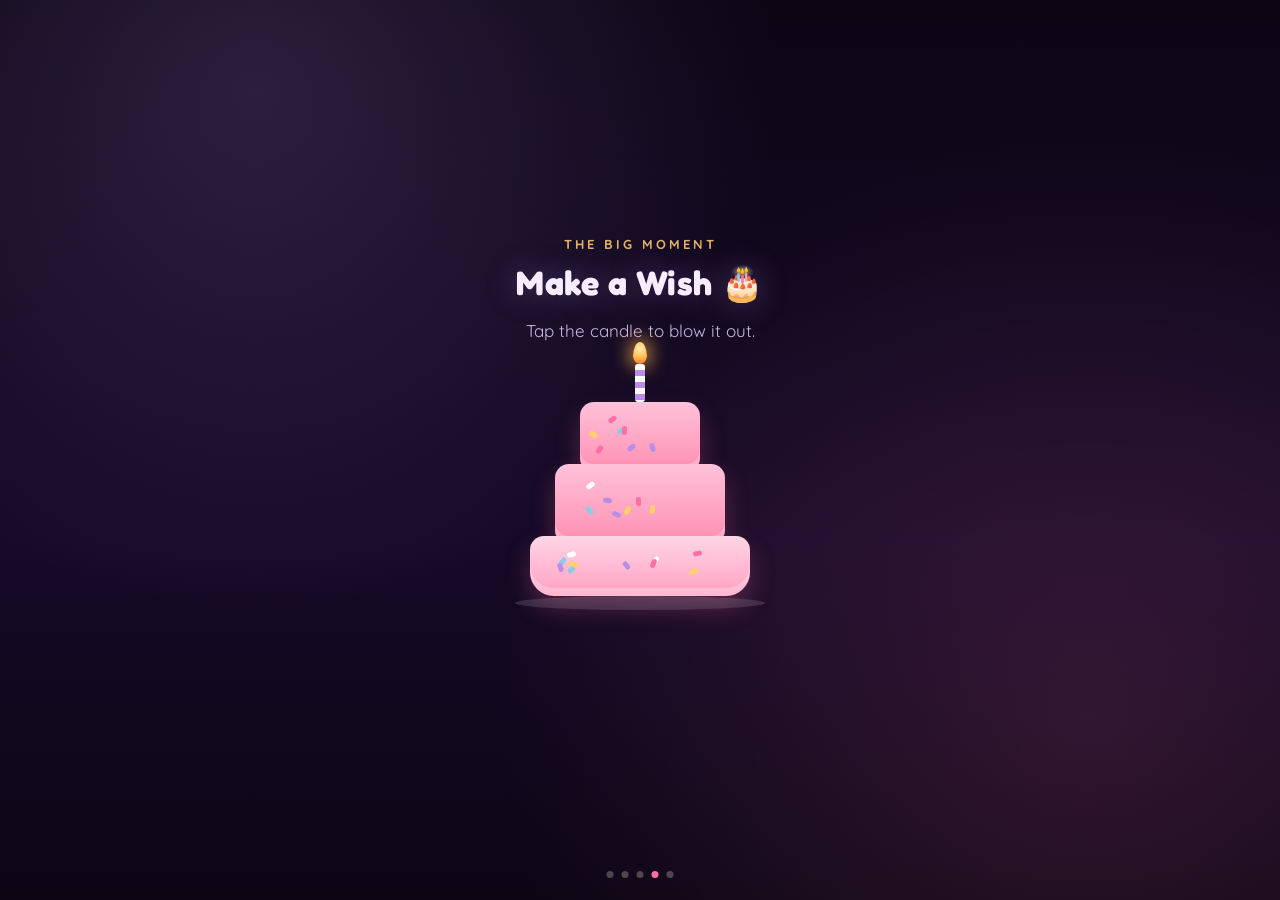
<file: cake.html>
<!DOCTYPE html>
<html lang="en">
<head>
<meta charset="UTF-8">
<meta name="viewport" content="width=device-width, initial-scale=1.0">
<title>Make a Wish — Elango's Birthday</title>
<link rel="stylesheet" href="style.css">
<style>
  .cake-scene{position:relative;width:220px;height:240px;margin:20px auto 6px;}
  .candle{
    position:absolute;top:0;left:50%;transform:translateX(-50%);
    width:10px;height:38px;
    background:repeating-linear-gradient(180deg, #fff 0 6px, var(--accent-lilac) 6px 12px);
    border-radius:3px;
    z-index:3;
  }
  .flame{
    position:absolute;top:-22px;left:50%;transform:translateX(-50%);
    width:14px;height:22px;
    background:radial-gradient(circle at 50% 30%, #fff3b0, #ffb347 60%, #ff6b35);
    border-radius:50% 50% 50% 50% / 65% 65% 35% 35%;
    box-shadow:0 0 18px 4px rgba(255,179,71,0.7);
    animation:flicker 0.35s ease-in-out infinite alternate;
    transition:opacity .3s ease, transform .3s ease;
  }
  @keyframes flicker{
    0%{transform:translateX(-50%) scaleY(1) rotate(-2deg);}
    100%{transform:translateX(-50%) scaleY(1.12) rotate(2deg);}
  }
  .flame.out{opacity:0;transform:translateX(-50%) scaleY(0.2);}
  .smoke{
    position:absolute;top:-24px;left:50%;transform:translateX(-50%);
    width:6px;height:6px;border-radius:50%;
    background:rgba(255,255,255,0.5);
    opacity:0;
  }
  .tier{
    position:absolute;left:50%;transform:translateX(-50%);
    border-radius:14px;
    background:linear-gradient(180deg, #ffc1d9, #ff8fb3);
    box-shadow:inset 0 -8px 0 rgba(255,255,255,0.25), 0 12px 24px rgba(255,111,165,0.25);
  }
  .tier1{top:38px;width:120px;height:70px;}
  .tier2{top:100px;width:170px;height:80px;}
  .tier3{top:172px;width:220px;height:60px;border-radius:14px 14px 24px 24px;background:linear-gradient(180deg,#ffd6e6,#ff9fc0);}
  .sprinkle{position:absolute;width:5px;height:9px;border-radius:3px;}
  .plate{position:absolute;bottom:-6px;left:50%;transform:translateX(-50%);width:250px;height:14px;border-radius:50%;background:rgba(255,255,255,0.12);}
  .wish-text{margin-top:26px;font-family:'Fredoka';font-size:20px;color:var(--accent-gold);min-height:28px;}
</style>
</head>
<body>
<div id="balloon-layer"></div>

<div class="page">
  <div class="eyebrow">The Big Moment</div>
  <h1 class="headline" style="font-size:34px;">Make a Wish 🎂</h1>
  <p class="subtext">Tap the candle to blow it out.</p>

  <div class="cake-scene" id="cakeScene">
    <div class="candle"></div>
    <div class="flame" id="flame" onclick="blowCandle()"></div>
    <div class="tier tier1" id="tier1"></div>
    <div class="tier tier2" id="tier2"></div>
    <div class="tier tier3" id="tier3"></div>
    <div class="plate"></div>
  </div>

  <div class="wish-text" id="wishText"></div>

  <a href="letter.html" class="btn" id="toLetter" style="display:none;">Read Your Letter →</a>
</div>

<div class="nav-dots"><span></span><span></span><span></span><span class="active"></span><span></span></div>

<script src="script.js"></script>
<script>
  // scatter sprinkles on the tiers
  const sprinkleColors = ['#fff','#ffd166','#b98ee8','#8ecae6','#ff6fa5'];
  ['tier1','tier2','tier3'].forEach(id=>{
    const t = document.getElementById(id);
    const count = id==='tier3'?10:7;
    for(let i=0;i<count;i++){
      const s = document.createElement('div');
      s.className='sprinkle';
      s.style.background = sprinkleColors[Math.floor(Math.random()*sprinkleColors.length)];
      s.style.left = (8 + Math.random()*84) + '%';
      s.style.top = (18 + Math.random()*50) + '%';
      s.style.transform = `rotate(${Math.random()*360}deg)`;
      t.appendChild(s);
    }
  });

  let blown = false;
  function blowCandle(){
    if(blown) return;
    blown = true;
    document.getElementById('flame').classList.add('out');
    document.getElementById('wishText').textContent = 'Wish made — here\'s to it coming true 💫';
    burstConfetti();
    setTimeout(()=>{
      document.getElementById('toLetter').style.display='inline-block';
    }, 500);
  }
</script>
</body>
</html>
</file>
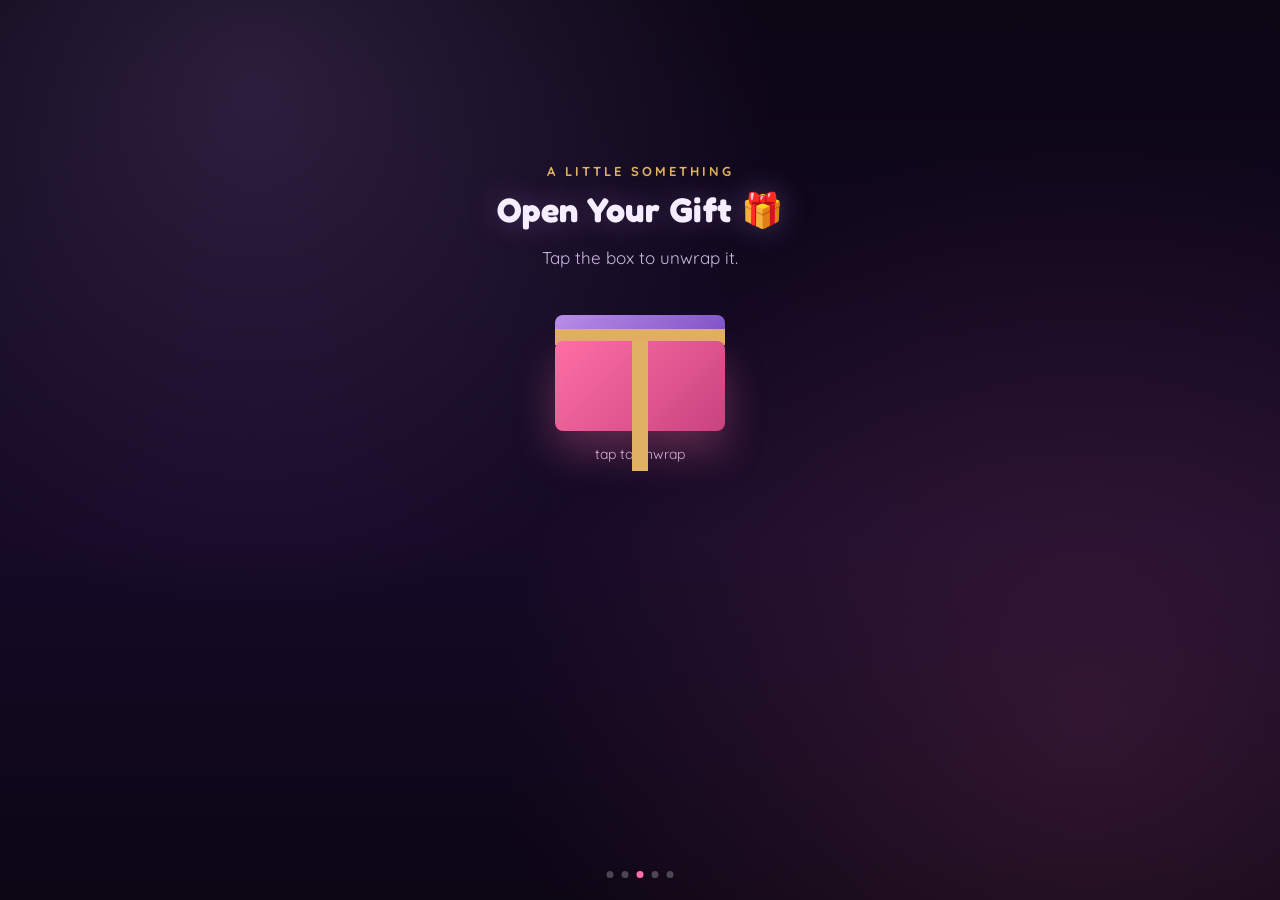
<file: gift.html>
<!DOCTYPE html>
<html lang="en">
<head>
<meta charset="UTF-8">
<meta name="viewport" content="width=device-width, initial-scale=1.0">
<title>Your Gift — Elango's Birthday</title>
<link rel="stylesheet" href="style.css">
<style>
  .gift-box{
    width:170px;height:130px;
    margin:30px auto 10px;
    position:relative;
    cursor:pointer;
  }
  .box-base{
    position:absolute;bottom:0;width:100%;height:90px;
    background:linear-gradient(135deg, var(--accent-pink), #c8437f);
    border-radius:8px;
    box-shadow:0 20px 40px rgba(255,111,165,0.3);
  }
  .box-lid{
    position:absolute;top:14px;width:100%;height:34px;
    background:linear-gradient(135deg, var(--accent-lilac), #7a4fc4);
    border-radius:8px;
    transition:transform .6s cubic-bezier(.3,1.4,.5,1), opacity .6s ease;
    transform-origin:top center;
  }
  .ribbon-v{position:absolute;top:0;left:50%;width:16px;height:130px;transform:translateX(-50%);background:var(--accent-gold);}
  .ribbon-h{position:absolute;top:14px;left:0;width:100%;height:16px;background:var(--accent-gold);}
  .gift-box.open .box-lid{transform:translateY(-90px) rotate(-25deg);opacity:0;}
  .hint{color:var(--text-muted);font-size:14px;margin-top:4px;}

  .hearts-wrap{
    display:flex;gap:22px;flex-wrap:wrap;justify-content:center;
    margin-top:44px;
    max-width:760px;
  }
  .heart-card{
    width:210px;height:230px;
    perspective:1200px;
    opacity:0;
    transform:translateY(24px) scale(0.85);
    transition:opacity .5s ease, transform .5s ease;
  }
  .heart-card.show{opacity:1;transform:translateY(0) scale(1);}
  .heart-inner{
    position:relative;width:100%;height:100%;
    transform-style:preserve-3d;
    transition:transform .7s cubic-bezier(.3,1.2,.4,1);
  }
  .heart-card.flipped .heart-inner{transform:rotateY(180deg);}
  .heart-face{
    position:absolute;inset:0;
    backface-visibility:hidden;
    border-radius:var(--radius-md);
    display:flex;flex-direction:column;align-items:center;justify-content:center;
    padding:18px;
    box-shadow:var(--shadow-glow);
    border:1px solid rgba(255,255,255,0.12);
  }
  .heart-front{background:linear-gradient(160deg, rgba(255,111,165,0.18), rgba(185,142,232,0.12));}
  .heart-back{
    background:var(--bg-panel);
    transform:rotateY(180deg);
    font-size:15px;
    line-height:1.5;
  }
  .heart-icon{font-size:56px;margin-bottom:10px;}
  .heart-label{font-family:'Fredoka';font-size:15px;color:var(--accent-gold);}
  .tap-hint{font-size:11px;color:var(--text-muted);margin-top:8px;}
</style>
</head>
<body>
<div id="balloon-layer"></div>

<div class="page">
  <div class="eyebrow">A Little Something</div>
  <h1 class="headline" style="font-size:34px;">Open Your Gift 🎁</h1>
  <p class="subtext">Tap the box to unwrap it.</p>

  <div class="gift-box" id="giftBox" onclick="openGift()">
    <div class="box-lid">
      <div class="ribbon-h"></div>
    </div>
    <div class="box-base">
      <div class="ribbon-v"></div>
    </div>
  </div>
  <div class="hint" id="giftHint">tap to unwrap</div>

  <div class="hearts-wrap" id="heartsWrap">
    <div class="heart-card" id="h1" onclick="flipHeart('h1')">
      <div class="heart-inner">
        <div class="heart-face heart-front">
          <div class="heart-icon">❤️</div>
          <div class="heart-label">Heart One</div>
          <div class="tap-hint">tap to reveal</div>
        </div>
        <div class="heart-face heart-back">
          <div style="font-size:34px;margin-bottom:8px;">🏍️</div>
          <div><strong>The Bike Theme</strong><br>Every ride with you turns into a memory. Here's to many more roads ahead, engine roaring, wind in your hair.</div>
        </div>
      </div>
    </div>

    <div class="heart-card" id="h2" onclick="flipHeart('h2')">
      <div class="heart-inner">
        <div class="heart-face heart-front">
          <div class="heart-icon">❤️</div>
          <div class="heart-label">Heart Two</div>
          <div class="tap-hint">tap to reveal</div>
        </div>
        <div class="heart-face heart-back">
          <div style="font-size:34px;margin-bottom:8px;">⚡</div>
          <div><strong>The Electrician Theme</strong><br>You light up every room you walk into — literally and otherwise. Wishing you a current full of good energy this year!</div>
        </div>
      </div>
    </div>

    <div class="heart-card" id="h3" onclick="flipHeart('h3')">
      <div class="heart-inner">
        <div class="heart-face heart-front">
          <div class="heart-icon">❤️</div>
          <div class="heart-label">Heart Three</div>
          <div class="tap-hint">tap to reveal</div>
        </div>
        <div class="heart-face heart-back">
          <div style="font-size:30px;margin-bottom:8px;">🏍️💨</div>
          <div><strong>Born to Ride</strong><br>That's just who you are. Free spirited, always chasing the next road. Happy Birthday!</div>
        </div>
      </div>
    </div>
  </div>

  <a href="cake.html" class="btn" id="toCake" style="display:none;">Time for Cake →</a>
</div>

<div class="nav-dots"><span></span><span></span><span class="active"></span><span></span><span></span></div>

<script src="script.js"></script>
<script>
  function openGift(){
    const box = document.getElementById('giftBox');
    if(box.classList.contains('open')) return;
    box.classList.add('open');
    document.getElementById('giftHint').style.display='none';
    burstConfetti();
    setTimeout(()=>{
      ['h1','h2','h3'].forEach((id,i)=>{
        setTimeout(()=>document.getElementById(id).classList.add('show'), i*220);
      });
      document.getElementById('toCake').style.display='inline-block';
    }, 400);
  }
  function flipHeart(id){
    document.getElementById(id).classList.toggle('flipped');
  }
</script>
</body>
</html>
</file>
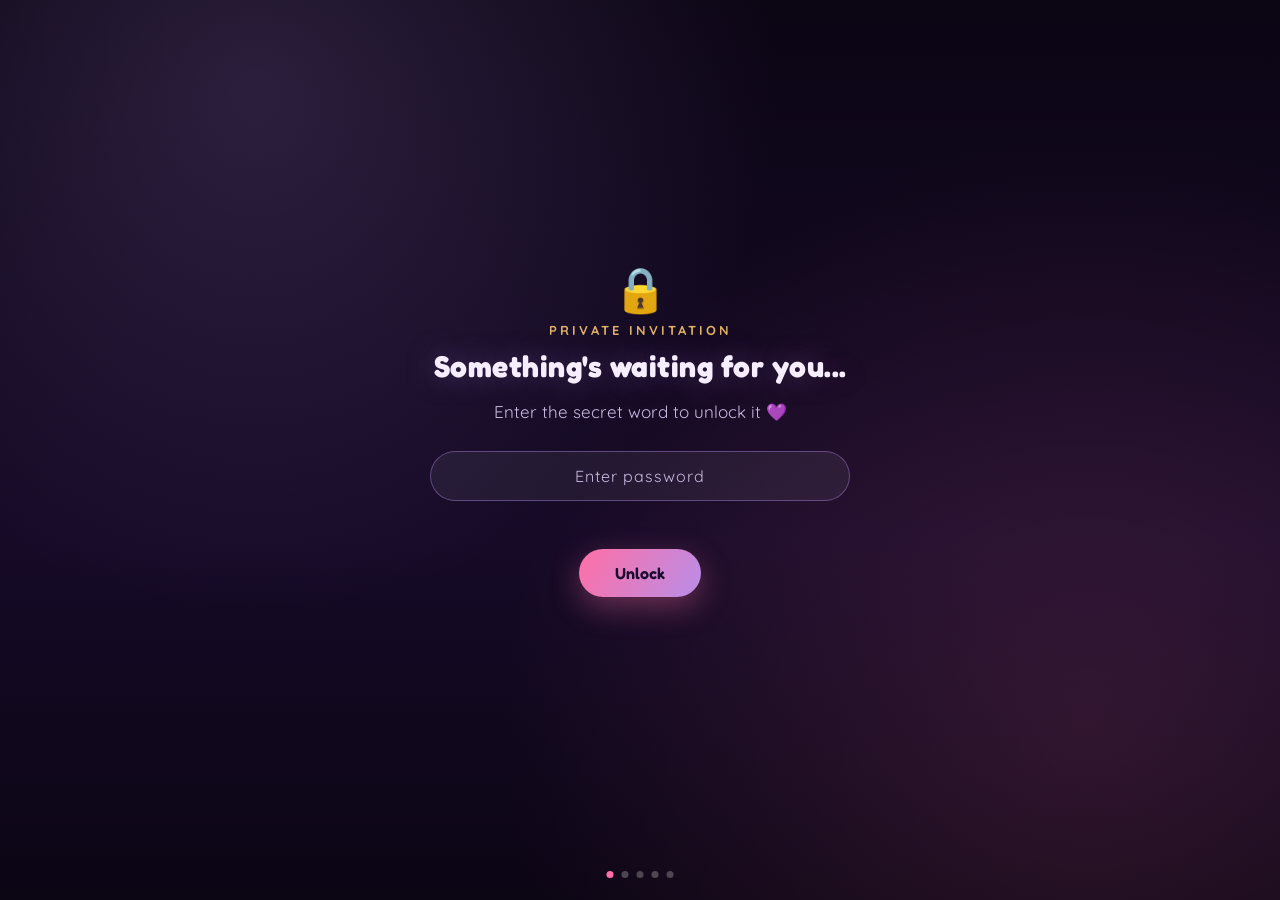
<file: index (5).html>
<!DOCTYPE html>
<html lang="en">
<head>
<meta charset="UTF-8">
<meta name="viewport" content="width=device-width, initial-scale=1.0">
<title>A Surprise for Elango 🎉</title>
<link rel="stylesheet" href="style.css">
<style>
  .stage{width:100%;max-width:420px;}
  .lock-icon{font-size:44px;margin-bottom:6px;}
  .field{
    width:100%;padding:14px 18px;border-radius:999px;border:1.5px solid rgba(185,142,232,0.4);
    background:rgba(255,255,255,0.06);color:var(--text-light);font-family:'Quicksand';font-size:16px;
    outline:none;text-align:center;letter-spacing:1px;
  }
  .field::placeholder{color:var(--text-muted);}
  .error{color:var(--accent-pink-soft);font-size:14px;margin-top:10px;min-height:18px;}
  .quiz-card{
    background:var(--bg-panel);border-radius:var(--radius-lg);padding:32px 26px;
    box-shadow:var(--shadow-glow);border:1px solid rgba(185,142,232,0.25);
  }
  .q-text{font-size:19px;font-weight:600;margin-bottom:18px;}
  .opt{
    display:block;width:100%;text-align:left;padding:12px 16px;margin:8px 0;border-radius:14px;
    background:rgba(255,255,255,0.05);border:1px solid rgba(255,255,255,0.1);color:var(--text-light);
    cursor:pointer;font-family:'Quicksand';font-size:15px;transition:.2s;
  }
  .opt:hover{background:rgba(185,142,232,0.18);}
  .opt.correct{background:rgba(120,220,150,0.25);border-color:#78dc96;}
  .opt.wrong{background:rgba(255,111,145,0.25);border-color:var(--accent-pink);}
  .progress{display:flex;gap:6px;justify-content:center;margin-bottom:22px;}
  .progress span{width:26px;height:5px;border-radius:3px;background:rgba(255,255,255,0.15);}
  .progress span.done{background:var(--accent-pink);}

  /* chase animation stage */
  #chase-stage{display:none;width:100%;height:70vh;position:relative;overflow:hidden;}
  .chase-caption{font-family:'Fredoka';font-size:26px;margin-bottom:14px;}
  .track{position:relative;width:100%;height:180px;margin-top:40px;}
  .critter{position:absolute;bottom:0;font-size:64px;animation-timing-function:linear;animation-fill-mode:forwards;}
  #mouse{animation:runAcross 2.6s forwards;left:-80px;}
  #cat{animation:runAcross2 2.6s forwards; left:-180px;}
  @keyframes runAcross{ to{ left:110%; transform:translateY(0) rotate(0deg);} }
  @keyframes runAcross2{ to{ left:110%; }}
  .dust{position:absolute;bottom:6px;width:14px;height:14px;border-radius:50%;background:rgba(255,255,255,0.5);animation:dustPop 0.6s ease-out infinite;}
  @keyframes dustPop{0%{opacity:0.6;transform:scale(0.4);}100%{opacity:0;transform:scale(1.6) translateY(-10px);}}
  .ground{position:absolute;bottom:0;width:100%;height:2px;background:rgba(255,255,255,0.15);}
</style>
</head>
<body>
<div id="balloon-layer"></div>

<div class="page" id="page-lock">
  <div class="stage">
    <div class="lock-icon">🔒</div>
    <div class="eyebrow">Private Invitation</div>
    <h1 class="headline" style="font-size:30px;">Something's waiting for you...</h1>
    <p class="subtext">Enter the secret word to unlock it 💜</p>
    <div style="margin-top:26px;display:flex;flex-direction:column;gap:14px;align-items:center;">
      <input class="field" id="pw" type="text" placeholder="Enter password" autocomplete="off">
      <button class="btn" onclick="checkPassword()">Unlock</button>
      <div class="error" id="pw-error"></div>
    </div>
  </div>
</div>

<div class="page" id="page-quiz" style="display:none;">
  <div class="stage">
    <div class="eyebrow">One Quick Quiz</div>
    <h1 class="headline" style="font-size:26px;margin-bottom:22px;">Prove you know the birthday star 🎂</h1>
    <div class="progress" id="progress"></div>
    <div class="quiz-card">
      <div class="q-text" id="q-text"></div>
      <div id="q-options"></div>
    </div>
  </div>
</div>

<div class="page" id="chase-stage">
  <div class="chase-caption">Chaseee!! 🐱💨🐭</div>
  <p class="subtext">Someone's excited for the party...</p>
  <div class="track">
    <div class="ground"></div>
    <div class="critter" id="mouse">🐭</div>
    <div class="critter" id="cat">🐱</div>
  </div>
</div>

<div class="nav-dots"><span class="active"></span><span></span><span></span><span></span><span></span></div>

<script src="script.js"></script>
<script>
  // ---- EDIT THESE TWO THINGS FOR YOUR FRIEND ----
  const SECRET_PASSWORD = "ELANGO2026"; // change to whatever you like
  const QUIZ = [
    { q:"What's Elango's favourite ride?", options:["Bicycle","Bike","Auto","Bus"], answer:1 },
    { q:"What best describes Elango's vibe?", options:["Quiet & shy","Born to ride 🏍️","Sleepyhead","Bookworm"], answer:1 },
    { q:"Best friend of Elango since childhood?", options:["A stranger","Chithra 💜","Nobody","A random guy"], answer:1 },
  ];
  // -------------------------------------------------

  let qIndex = 0, qScore = 0;

  function checkPassword(){
    const val = document.getElementById('pw').value.trim();
    if(val.toUpperCase() === SECRET_PASSWORD.toUpperCase()){
      document.getElementById('page-lock').style.display='none';
      document.getElementById('page-quiz').style.display='flex';
      buildProgress();
      renderQuestion();
    } else {
      document.getElementById('pw-error').textContent = "Hmm, that's not it — try again 💭";
    }
  }
  document.getElementById('pw').addEventListener('keydown', e=>{ if(e.key==='Enter') checkPassword(); });

  function buildProgress(){
    const p = document.getElementById('progress');
    p.innerHTML = QUIZ.map((_,i)=>`<span id="dot${i}"></span>`).join('');
  }

  function renderQuestion(){
    const item = QUIZ[qIndex];
    document.getElementById('q-text').textContent = item.q;
    const optsWrap = document.getElementById('q-options');
    optsWrap.innerHTML = '';
    item.options.forEach((opt,i)=>{
      const btn = document.createElement('button');
      btn.className='opt';
      btn.textContent = opt;
      btn.onclick = ()=>selectOption(i, btn);
      optsWrap.appendChild(btn);
    });
  }

  function selectOption(i, btn){
    const item = QUIZ[qIndex];
    const allOpts = document.querySelectorAll('.opt');
    allOpts.forEach(o=>o.style.pointerEvents='none');
    if(i === item.answer){
      btn.classList.add('correct');
      qScore++;
    } else {
      btn.classList.add('wrong');
      allOpts[item.answer].classList.add('correct');
    }
    document.getElementById(`dot${qIndex}`).classList.add('done');
    setTimeout(()=>{
      qIndex++;
      if(qIndex < QUIZ.length){
        renderQuestion();
      } else {
        document.getElementById('page-quiz').style.display='none';
        playChase();
      }
    }, 900);
  }

  function playChase(){
    const stage = document.getElementById('chase-stage');
    stage.style.display='flex';
    stage.style.flexDirection='column';
    stage.style.alignItems='center';
    stage.style.justifyContent='center';
    for(let i=0;i<5;i++){
      const d = document.createElement('div');
      d.className='dust';
      d.style.left = (10 + i*15) + '%';
      d.style.animationDelay = (i*0.15)+'s';
      document.querySelector('.track').appendChild(d);
    }
    setTimeout(()=>{ window.location.href = 'moments.html'; }, 3000);
  }
</script>
</body>
</html>
</file>
<file: style.css>
/* ===================================================
   Elango Birthday Site — shared styles
   Theme: deep purple-black night sky + party pastels
   =================================================== */

@import url('https://fonts.googleapis.com/css2?family=Fredoka:wght@400;600;700&family=Quicksand:wght@400;500;700&display=swap');

:root{
  --bg-deep:#160a27;
  --bg-deeper:#0b0514;
  --bg-panel:#1f1033;
  --accent-pink:#ff6fa5;
  --accent-pink-soft:#ffb8d2;
  --accent-gold:#e0b064;
  --accent-lilac:#b98ee8;
  --accent-sky:#8ecae6;
  --text-light:#f6eeff;
  --text-muted:#c9b8e0;
  --shadow-glow:0 0 40px rgba(185,142,232,0.25);
  --radius-lg:28px;
  --radius-md:16px;
}

*{box-sizing:border-box;}
html,body{margin:0;padding:0;}

body{
  min-height:100vh;
  background:
    radial-gradient(circle at 20% 10%, rgba(185,142,232,0.18), transparent 40%),
    radial-gradient(circle at 85% 80%, rgba(255,111,165,0.14), transparent 45%),
    linear-gradient(180deg, var(--bg-deeper), var(--bg-deep) 60%, var(--bg-deeper));
  color:var(--text-light);
  font-family:'Quicksand', sans-serif;
  overflow-x:hidden;
  position:relative;
}

h1,h2,h3,.display{
  font-family:'Fredoka', sans-serif;
  font-weight:700;
  letter-spacing:0.5px;
  margin:0;
}

a{color:inherit;text-decoration:none;}

/* ---------- Balloon ambient background ---------- */
#balloon-layer{
  position:fixed;
  inset:0;
  pointer-events:none;
  overflow:hidden;
  z-index:0;
}
.balloon{
  position:absolute;
  bottom:-140px;
  width:56px;
  height:70px;
  border-radius:50% 50% 50% 50% / 60% 60% 40% 40%;
  opacity:0.85;
  animation-name:floatUp;
  animation-timing-function:ease-in;
  animation-iteration-count:infinite;
  filter:drop-shadow(0 6px 10px rgba(0,0,0,0.35));
}
.balloon::after{
  content:'';
  position:absolute;
  left:50%;
  top:100%;
  width:1px;
  height:60px;
  background:rgba(255,255,255,0.35);
  transform:translateX(-50%);
}
.balloon::before{
  content:'';
  position:absolute;
  left:50%;
  bottom:-10px;
  width:0;height:0;
  transform:translateX(-50%);
  border-left:6px solid transparent;
  border-right:6px solid transparent;
  border-top:8px solid inherit;
}
@keyframes floatUp{
  0%{transform:translateY(0) translateX(0) rotate(0deg);}
  50%{transform:translateY(-55vh) translateX(30px) rotate(6deg);}
  100%{transform:translateY(-115vh) translateX(-20px) rotate(-4deg);}
}

/* ---------- Page shell ---------- */
.page{
  position:relative;
  z-index:1;
  min-height:100vh;
  display:flex;
  flex-direction:column;
  align-items:center;
  justify-content:center;
  padding:48px 20px;
  text-align:center;
}

.eyebrow{
  font-family:'Quicksand',sans-serif;
  font-weight:700;
  letter-spacing:3px;
  text-transform:uppercase;
  font-size:13px;
  color:var(--accent-gold);
  margin-bottom:10px;
}

.headline{
  font-size:clamp(32px,6vw,58px);
  color:var(--text-light);
  text-shadow:0 0 30px rgba(185,142,232,0.35);
}

.subtext{
  color:var(--text-muted);
  font-size:17px;
  max-width:480px;
  margin:14px auto 0;
  line-height:1.6;
}

.btn{
  display:inline-block;
  margin-top:34px;
  padding:14px 36px;
  border-radius:999px;
  border:none;
  background:linear-gradient(120deg,var(--accent-pink),var(--accent-lilac));
  color:#1a0d2e;
  font-family:'Fredoka',sans-serif;
  font-weight:600;
  font-size:16px;
  cursor:pointer;
  box-shadow:0 10px 30px rgba(255,111,165,0.35);
  transition:transform .2s ease, box-shadow .2s ease;
}
.btn:hover{transform:translateY(-2px) scale(1.03);box-shadow:0 14px 36px rgba(255,111,165,0.45);}
.btn:disabled{opacity:0.4;cursor:not-allowed;transform:none;}

.btn.ghost{
  background:transparent;
  border:1.5px solid var(--accent-lilac);
  color:var(--text-light);
  box-shadow:none;
}

.nav-dots{
  position:fixed;
  bottom:22px;
  left:50%;
  transform:translateX(-50%);
  display:flex;
  gap:8px;
  z-index:5;
}
.nav-dots span{
  width:7px;height:7px;border-radius:50%;
  background:rgba(255,255,255,0.25);
}
.nav-dots span.active{background:var(--accent-pink);}

@media (max-width:520px){
  .headline{font-size:30px;}
  .btn{padding:12px 26px;font-size:15px;}
}
</file>
